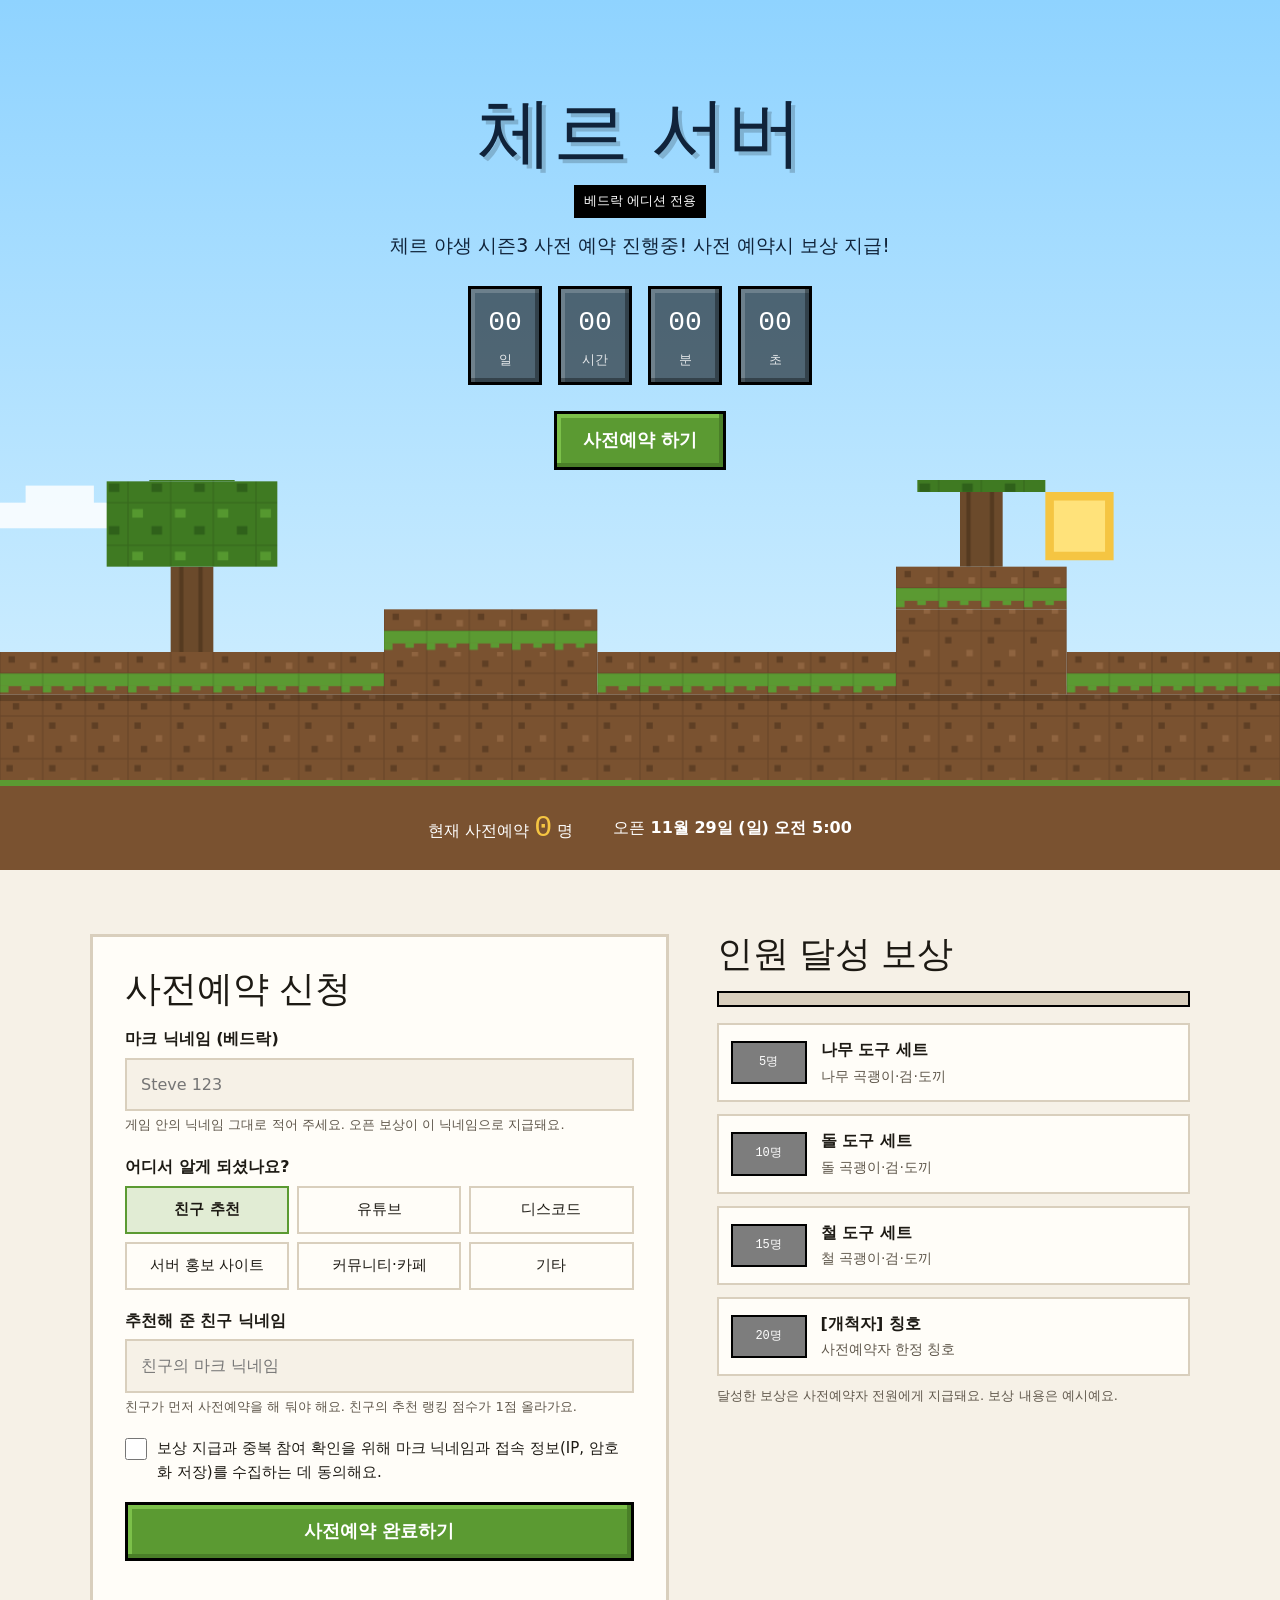
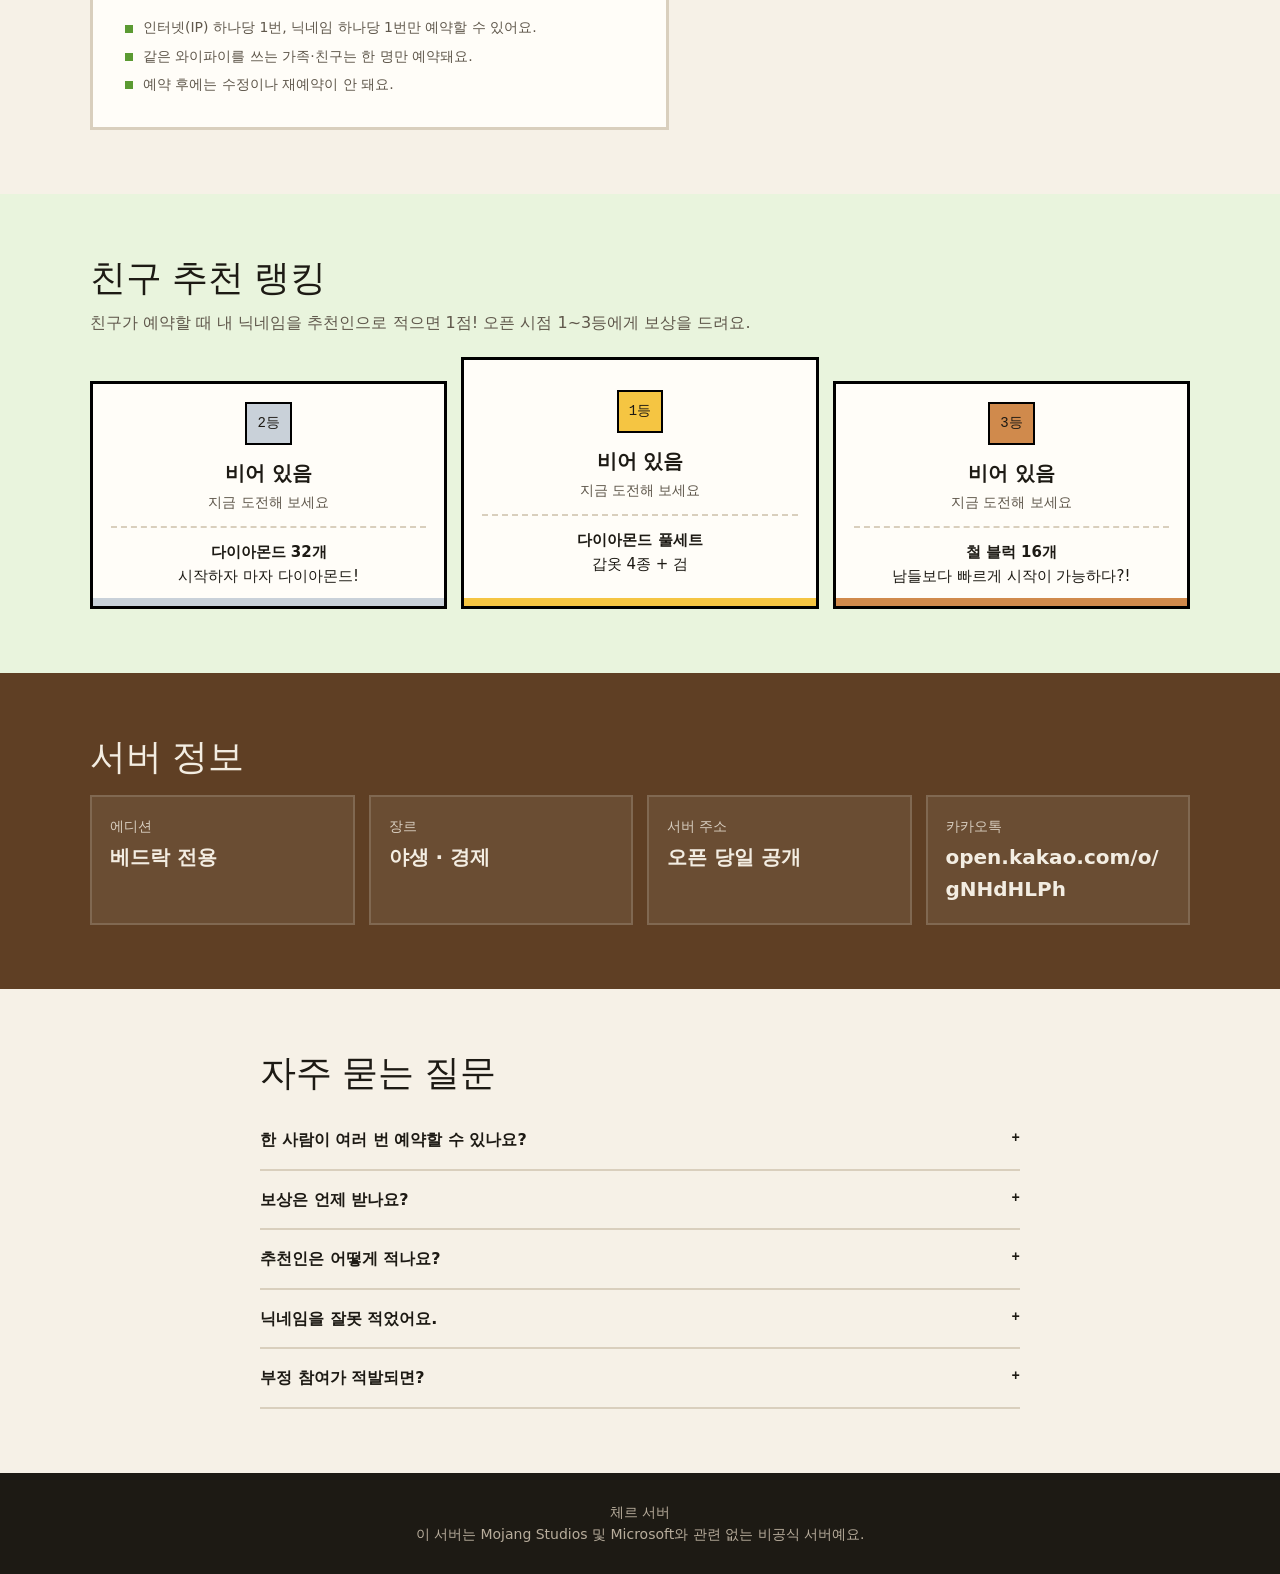
<file: index.html>
<!DOCTYPE html>
<html lang="ko">
<head>
<meta charset="utf-8">
<meta name="viewport" content="width=device-width, initial-scale=1">
<meta http-equiv="Content-Security-Policy" content="default-src 'none'; script-src 'self'; style-src 'self' 'unsafe-inline' https://fonts.googleapis.com; font-src https://fonts.gstatic.com; img-src data:; connect-src https://*.supabase.co; base-uri 'none'; form-action 'none'">
<meta name="referrer" content="no-referrer">
<title>서버 사전예약</title>
<link rel="preconnect" href="https://fonts.googleapis.com">
<link rel="preconnect" href="https://fonts.gstatic.com" crossorigin>
<link href="https://fonts.googleapis.com/css2?family=Black+Han+Sans&family=Noto+Sans+KR:wght@400;500;700&family=Press+Start+2P&display=swap" rel="stylesheet">
<link rel="stylesheet" href="css/style.css">
</head>
<body>
<div class="demo" id="demo" hidden>데모 모드: Supabase 키를 넣기 전이라 예약이 저장되지 않아요. 예약자 수와 랭킹은 예시예요.</div>

<header class="hero">
  <div class="top">
    <h1 id="serverName">블록마을 서버</h1>
    <span class="badge">베드락 에디션 전용</span>
    <p class="lead" id="tagline"></p>
    <div class="count" aria-label="오픈까지 남은 시간">
      <div class="cell"><b id="cd-d">00</b><span>일</span></div>
      <div class="cell"><b id="cd-h">00</b><span>시간</span></div>
      <div class="cell"><b id="cd-m">00</b><span>분</span></div>
      <div class="cell"><b id="cd-s">00</b><span>초</span></div>
    </div>
    <a class="btn" href="#signup" id="heroCta">사전예약 하기</a>
  </div>
  <svg class="scene" viewBox="0 0 1200 300" preserveAspectRatio="xMidYMax slice" aria-hidden="true">
    <defs>
      <pattern id="grass" width="40" height="40" patternUnits="userSpaceOnUse">
        <rect width="40" height="40" fill="#7a5230"/><rect width="40" height="12" fill="#5b9a32"/>
        <rect y="12" width="8" height="6" fill="#5b9a32"/><rect x="20" y="12" width="8" height="4" fill="#5b9a32"/>
        <rect x="8" y="24" width="6" height="6" fill="#5f3f24"/><rect x="28" y="30" width="6" height="6" fill="#8f6440"/>
        <rect width="40" height="40" fill="none" stroke="#000" stroke-opacity=".15"/>
      </pattern>
      <pattern id="dirt" width="40" height="40" patternUnits="userSpaceOnUse">
        <rect width="40" height="40" fill="#7a5230"/><rect x="6" y="6" width="6" height="6" fill="#5f3f24"/>
        <rect x="26" y="18" width="6" height="6" fill="#8f6440"/><rect x="12" y="28" width="6" height="6" fill="#5f3f24"/>
        <rect width="40" height="40" fill="none" stroke="#000" stroke-opacity=".15"/>
      </pattern>
      <pattern id="leaf" width="40" height="40" patternUnits="userSpaceOnUse">
        <rect width="40" height="40" fill="#3f7a22"/><rect x="4" y="6" width="10" height="8" fill="#55982f"/>
        <rect x="22" y="22" width="10" height="8" fill="#2f611a"/><rect width="40" height="40" fill="none" stroke="#000" stroke-opacity=".15"/>
      </pattern>
      <pattern id="log" width="40" height="40" patternUnits="userSpaceOnUse">
        <rect width="40" height="40" fill="#6b4a2b"/><rect x="8" width="4" height="40" fill="#553a20"/><rect x="26" width="4" height="40" fill="#553a20"/>
      </pattern>
    </defs>
    <g class="cloud" fill="#fff" opacity=".85"><rect x="0" y="40" width="120" height="24"/><rect x="24" y="24" width="64" height="20"/></g>
    <rect x="980" y="30" width="64" height="64" fill="#f5c542"/><rect x="988" y="38" width="48" height="48" fill="#ffe27a"/>
    <rect x="0" y="220" width="1200" height="80" fill="url(#dirt)"/>
    <rect x="0" y="180" width="360" height="40" fill="url(#grass)"/>
    <rect x="360" y="140" width="200" height="40" fill="url(#grass)"/><rect x="360" y="180" width="200" height="40" fill="url(#dirt)"/>
    <rect x="560" y="180" width="280" height="40" fill="url(#grass)"/>
    <rect x="840" y="100" width="160" height="40" fill="url(#grass)"/><rect x="840" y="140" width="160" height="80" fill="url(#dirt)"/>
    <rect x="1000" y="180" width="200" height="40" fill="url(#grass)"/>
    <rect x="160" y="100" width="40" height="80" fill="url(#log)"/>
    <rect x="100" y="20" width="160" height="80" fill="url(#leaf)"/><rect x="140" y="0" width="80" height="20" fill="url(#leaf)"/>
    <rect x="900" y="20" width="40" height="80" fill="url(#log)"/>
    <rect x="860" y="-20" width="120" height="50" fill="url(#leaf)"/>
    <rect x="0" y="220" width="1200" height="6" fill="#000" opacity=".2"/>
  </svg>
</header>

<div class="strip"><div class="wrap">
  <div>현재 사전예약 <span class="num" id="total">0</span> 명</div>
  <div>오픈 <strong id="openText">-</strong></div>
</div></div>

<main>
  <section class="band" id="signup"><div class="wrap grid">
    <div class="box" id="box"><p>불러오는 중…</p></div>
    <div>
      <h2>인원 달성 보상</h2>
      <div class="bar" aria-hidden="true"><i id="barFill" style="width:0%"></i></div>
      <ul class="rewards" id="rewards"></ul>
      <p class="sample">달성한 보상은 사전예약자 전원에게 지급돼요. 보상 내용은 예시예요.</p>
    </div>
  </div></section>

  <section class="band rank" id="ranking"><div class="wrap">
    <h2>친구 추천 랭킹</h2>
    <p style="margin:-6px 0 22px;color:var(--mute)">친구가 예약할 때 내 닉네임을 추천인으로 적으면 1점! 오픈 시점 1~3등에게 보상을 드려요.</p>
    <div class="podium" id="podium"></div>
    <ol class="rlist" id="rlist" hidden></ol>
  </div></section>

  <section class="band info"><div class="wrap">
    <h2>서버 정보</h2>
    <dl class="cards" id="infoCards"></dl>
  </div></section>

  <section class="band"><div class="wrap" style="max-width:760px">
    <h2>자주 묻는 질문</h2>
    <div id="faq"></div>
  </div></section>
</main>

<footer>
  <div id="footName"></div>
  <div>이 서버는 Mojang Studios 및 Microsoft와 관련 없는 비공식 서버예요.</div>
</footer>


<script src="config.js"></script>
<script src="js/main.js"></script>
</body>
</html>
</file>
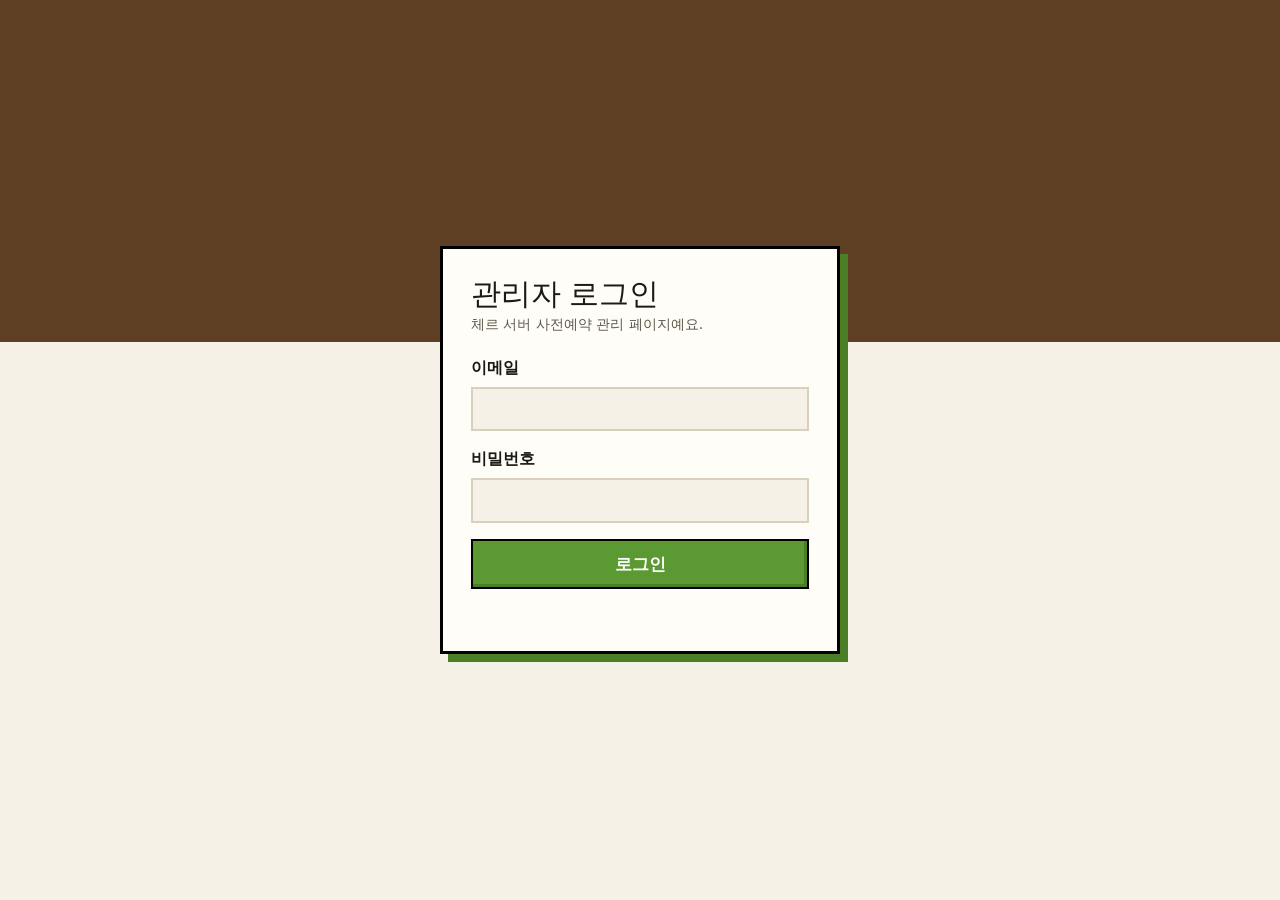
<file: admin/index.html>
<!DOCTYPE html>
<html lang="ko">
<head>
<meta charset="utf-8">
<meta name="viewport" content="width=device-width, initial-scale=1">
<meta http-equiv="Content-Security-Policy" content="default-src 'none'; script-src 'self'; style-src 'self' 'unsafe-inline' https://fonts.googleapis.com; font-src https://fonts.gstatic.com; img-src data:; connect-src https://*.supabase.co; base-uri 'none'; form-action 'none'">
<meta name="referrer" content="no-referrer">
<meta name="robots" content="noindex, nofollow">
<title>사전예약 관리자</title>
<link rel="preconnect" href="https://fonts.googleapis.com">
<link rel="preconnect" href="https://fonts.gstatic.com" crossorigin>
<link href="https://fonts.googleapis.com/css2?family=Black+Han+Sans&family=Noto+Sans+KR:wght@400;500;700&display=swap" rel="stylesheet">
<link rel="stylesheet" href="../css/admin.css">
</head>
<body>
<div class="demo" id="demo" hidden>데모 모드: Supabase 키를 넣기 전이라 아무 이메일·비밀번호로 들어가지고, 예시 데이터가 보여요.</div>

<!-- 로그인 -->
<div class="login" id="loginView" hidden>
  <form id="loginForm" novalidate>
    <h1>관리자 로그인</h1>
    <p id="loginSub">사전예약 관리 페이지예요.</p>
    <div class="f"><label for="email">이메일</label><input type="email" id="email" autocomplete="username" required></div>
    <div class="f"><label for="pw">비밀번호</label><input type="password" id="pw" autocomplete="current-password" required></div>
    <button class="btn" type="submit" id="loginBtn">로그인</button>
    <div class="msg err" id="loginMsg" role="status"></div>
  </form>
</div>

<!-- 대시보드 -->
<div id="appView" hidden>
  <header class="top"><div class="wrap">
    <div><h1 id="title">사전예약 관리자</h1><small id="loadedAt"></small></div>
    <div class="acts">
      <button class="btn ghost" type="button" id="reloadBtn">새로고침</button>
      <button class="btn ghost" type="button" id="csvBtn">CSV 내보내기</button>
      <button class="btn ghost" type="button" id="logoutBtn">로그아웃</button>
    </div>
  </div></header>

  <main>
    <section class="band"><div class="wrap">
      <div class="kpis" id="kpis"></div>
      <div class="switch">
        <div>사전예약 받기: <span class="st" id="openState">-</span></div>
        <button class="btn" type="button" id="toggleBtn">-</button>
      </div>
      <div class="msg" id="topMsg" role="status" aria-live="polite"></div>
    </div></section>

    <section class="band" style="padding-top:0"><div class="wrap two">
      <div class="panel"><h2>어디서 알고 왔나</h2><div id="sources"></div></div>
      <div class="panel"><h2>최근 14일 예약</h2><div class="days" id="days"></div></div>
    </div></section>

    <section class="band" style="padding-top:0"><div class="wrap">
      <div class="panel">
        <h2>추천 랭킹</h2>
        <p style="margin:-6px 0 10px;color:var(--mute);font-size:14px">보상은 '접속 확인된 추천' 기준으로 주는 걸 추천해요. 예약자 표에서 실제로 서버에 들어온 사람을 체크하세요.</p>
        <table class="stack"><thead><tr><th class="n">순위</th><th>닉네임</th><th class="n">전체 추천</th><th class="n">접속 확인된 추천</th></tr></thead><tbody id="rankBody"></tbody></table>
      </div>
    </div></section>

    <section class="band" style="padding-top:0"><div class="wrap">
      <div class="panel">
        <h2>예약자 <span id="listCount" style="color:var(--mute);font-size:16px"></span></h2>
        <div class="tools">
          <input class="q" type="search" id="q" placeholder="닉네임·추천인 검색" aria-label="검색">
          <select id="fSource" aria-label="경로 필터"></select>
          <select id="fVer" aria-label="접속 확인 필터">
            <option value="">접속 확인 전체</option><option value="y">확인됨</option><option value="n">확인 안 됨</option>
          </select>
        </div>
        <table class="stack"><thead><tr><th class="n">번호</th><th>닉네임</th><th>경로</th><th>추천인</th><th class="n">추천 수</th><th>예약 일시</th><th>접속 확인</th><th></th></tr></thead><tbody id="listBody"></tbody></table>
        <div class="empty" id="empty" hidden>조건에 맞는 예약자가 없어요.</div>
        <button class="btn ghost more" type="button" id="moreBtn" hidden>더 보기</button>
      </div>
    </div></section>
  </main>
</div>

<dialog id="editDlg">
  <form id="editForm" novalidate>
    <h2>닉네임 수정</h2>
    <label for="editNick">새 닉네임</label>
    <input type="text" id="editNick" maxlength="16" autocomplete="off" spellcheck="false">
    <p style="font-size:13px;color:var(--mute);margin:8px 0 0">이 사람을 추천인으로 적은 예약도 함께 바뀌어요.</p>
    <div class="msg err" id="editMsg"></div>
    <div class="row"><button class="btn ghost" type="button" data-close>취소</button><button class="btn" type="submit">저장</button></div>
  </form>
</dialog>

<dialog id="delDlg">
  <h2>예약 삭제</h2>
  <p id="delText"></p>
  <p style="font-size:13px;color:var(--mute)">이 사람을 추천인으로 적은 예약은 추천인만 비워져요. 되돌릴 수 없어요.</p>
  <div class="msg err" id="delMsg"></div>
  <div class="row"><button class="btn ghost" type="button" data-close>취소</button><button class="btn danger" type="button" id="delOk">삭제</button></div>
</dialog>

<script src="../config.js"></script>
<script src="../js/admin.js"></script>
</body>
</html>
</file>
<file: css/style.css>
/* VOICE: 친구들을 부르는 들뜬 공지, 하지만 깔끔하게
   IDEA: 블록으로 쌓은 언덕 위 오프닝 전광판
   PICTURE: 픽셀 블록 지형 + 나무 + 해 장면
   COLOUR and TYPE: 하늘색 · 잔디 초록 · 흙 갈색 · 금색 / Black Han Sans + Noto Sans KR + Press Start 2P
   LAYOUT: 장면·카운트다운 → 예약 + 달성 보상 → 추천 랭킹 → 정보 → FAQ */
:root{color-scheme:light dark;
--sky:light-dark(#8fd3ff,#0e1a2b);--sky2:light-dark(#d4f0ff,#1d2f4a);
--bg:light-dark(#f6f1e7,#15110d);--card:light-dark(#fffdf8,#221b14);
--ink:light-dark(#1d1a14,#f3ede2);--mute:light-dark(#5f574b,#b8ad9c);
--grass:#5b9a32;--grass2:#4a7f28;--dirt:#7a5230;--dirt2:#5f3f24;--stone:#7d7d7d;
--gold:#f5c542;--silver:#c9d1d9;--bronze:#d08a4c;--discord:#5865f2;
--line:light-dark(#d9cfbd,#3a2f24);--err:#d6453d;--ok:light-dark(#3f8f2b,#7cc04a)}
:root[data-theme=light]{color-scheme:light}:root[data-theme=dark]{color-scheme:dark}
*{box-sizing:border-box;min-width:0}
[hidden]{display:none!important}
body{margin:0;background:var(--bg);color:var(--ink);font:16px/1.6 "Noto Sans KR",system-ui,sans-serif;overflow-x:clip}
h1,h2,h3{font-family:"Black Han Sans","Noto Sans KR",sans-serif;font-weight:400;line-height:1.1;text-wrap:balance;margin:0}
h2{font-size:clamp(26px,4vw,36px);margin-bottom:18px}
.wrap{max-width:1100px;margin:0 auto}
.band{padding:clamp(36px,5vw,72px) max(5vw,16px)}
.demo{background:var(--gold);color:#1d1a14;text-align:center;font-size:14px;padding:8px 12px}
.px{font-family:"Press Start 2P",monospace}
:is(a,button,input,summary):focus-visible{outline:3px solid var(--gold);outline-offset:3px}

.hero{position:relative;background:linear-gradient(var(--sky),var(--sky2));overflow:hidden}
.hero .scene{position:absolute;inset:auto 0 0 0;height:min(46vw,300px);width:100%;display:block}
.hero .top{position:relative;padding:clamp(40px,7vw,90px) max(5vw,16px) calc(min(46vw,300px) + 10px);text-align:center;color:light-dark(#10233a,#f3ede2)}
.hero h1{font-size:clamp(40px,8vw,76px);text-shadow:4px 4px 0 rgba(0,0,0,.18)}
.badge{display:inline-block;margin-top:12px;background:#000;color:#fff;font-size:13px;padding:6px 10px}
.hero p.lead{font-size:clamp(16px,2.2vw,19px);margin:12px auto 0;max-width:34em}
.count{display:flex;justify-content:center;gap:clamp(8px,2vw,16px);margin-top:26px;flex-wrap:wrap}
.cell{background:rgba(0,0,0,.55);color:#fff;border:3px solid #000;box-shadow:inset -4px -4px 0 rgba(0,0,0,.35),inset 4px 4px 0 rgba(255,255,255,.18);padding:12px 10px 10px;min-width:74px}
.cell b{display:block;font-size:clamp(18px,3.4vw,28px);font-family:"Press Start 2P",monospace;font-weight:400}
.cell span{font-size:13px;opacity:.85}
.btn{display:inline-flex;align-items:center;justify-content:center;gap:10px;font:inherit;font-weight:700;font-size:18px;min-height:54px;padding:12px 26px;cursor:pointer;text-decoration:none;color:#fff;background:var(--grass);border:3px solid #000;box-shadow:inset -4px -4px 0 var(--grass2),inset 4px 4px 0 #7cc04a}
.btn:hover{filter:brightness(1.08)}.btn:disabled{opacity:.6;cursor:wait}
.btn.dc{background:var(--discord);box-shadow:inset -4px -4px 0 #4049c4,inset 4px 4px 0 #7f89ff;width:100%}
.btn.full{width:100%}
.hero .btn{margin-top:26px}
.link{background:none;border:0;color:var(--mute);font:inherit;font-size:14px;text-decoration:underline;cursor:pointer;min-height:44px;padding:0 4px}

.strip{background:var(--dirt);color:#fff;border-top:6px solid var(--grass)}
.strip .wrap{display:flex;flex-wrap:wrap;gap:12px 40px;align-items:center;justify-content:center;padding:18px max(5vw,16px);text-align:center}
.strip .num{font-family:"Press Start 2P",monospace;font-size:clamp(20px,4vw,30px);color:var(--gold)}

.grid{display:grid;grid-template-columns:minmax(0,1.1fr) minmax(0,.9fr);gap:clamp(24px,4vw,48px);align-items:start}
@media(max-width:820px){.grid{grid-template-columns:minmax(0,1fr)}}
.box{background:var(--card);border:3px solid var(--line);padding:clamp(20px,3vw,32px)}
.who{display:flex;flex-wrap:wrap;align-items:center;justify-content:space-between;gap:4px 12px;font-size:14px;color:var(--mute);margin:-6px 0 16px}
label,.lab{display:block;font-weight:700;margin:0 0 6px}
.field{margin-bottom:18px}
.hint{font-size:13px;color:var(--mute);margin-top:4px}
input[type=text]{width:100%;font:inherit;font-size:16px;padding:12px 14px;min-height:48px;background:var(--bg);color:var(--ink);border:2px solid var(--line);border-radius:0}
.src{display:grid;grid-template-columns:repeat(3,minmax(0,1fr));gap:8px}
@media(max-width:480px){.src{grid-template-columns:repeat(2,minmax(0,1fr))}}
.src input{position:absolute;opacity:0;pointer-events:none}
.src label{margin:0;text-align:center;padding:10px 6px;min-height:48px;display:flex;align-items:center;justify-content:center;border:2px solid var(--line);cursor:pointer;font-weight:500;font-size:15px;line-height:1.3}
.src input:checked+label{border-color:var(--grass);background:color-mix(in srgb,var(--grass) 18%,transparent);font-weight:700}
.src input:focus-visible+label{outline:3px solid var(--gold);outline-offset:2px}
.check{display:flex;gap:10px;align-items:flex-start;font-weight:400;font-size:15px;cursor:pointer}
.check input{width:22px;height:22px;margin:2px 0 0;flex:none;accent-color:var(--grass)}
.msg{margin-top:14px;font-weight:500;min-height:1.6em}
.msg.err{color:var(--err)}
.rules{margin:16px 0 0;padding:0;list-style:none;font-size:14px;color:var(--mute)}
.rules li{padding-left:18px;position:relative;margin-top:6px}
.rules li::before{content:"";position:absolute;left:0;top:.6em;width:8px;height:8px;background:var(--grass)}
.done{text-align:center}
.done .px{font-size:14px;color:var(--ok);display:block;margin-bottom:12px}
.done h3{font-size:28px;margin-bottom:8px}
.mine{display:flex;justify-content:center;gap:10px;flex-wrap:wrap;margin:18px 0 6px}
.mine div{border:2px solid var(--line);padding:10px 16px;min-width:130px}
.mine small{display:block;color:var(--mute);font-size:13px}
.mine b{font-size:22px}
.ticket{background:var(--card);border:3px solid #000;box-shadow:8px 8px 0 var(--grass2)}
.ticket .head{background:var(--grass);color:#fff;padding:16px 20px;display:flex;justify-content:space-between;align-items:center;gap:10px;flex-wrap:wrap}
.ticket .head .px{font-size:12px}
.ticket .head b{font-family:"Press Start 2P",monospace;font-weight:400;font-size:clamp(16px,3vw,20px);color:var(--gold);white-space:nowrap}
.ticket .body{padding:20px}
.ticket h3{font-size:clamp(26px,4vw,34px);margin-bottom:4px;overflow-wrap:anywhere}
.ticket .sub{color:var(--mute);font-size:14px;margin:0}
.tk{display:grid;grid-template-columns:repeat(auto-fit,minmax(min(100%,130px),1fr));gap:10px;margin:18px 0 0;padding:16px 0 0;border-top:3px dashed var(--line)}
.tk div{border:2px solid var(--line);padding:10px 12px}
.tk dt{color:var(--mute);font-size:13px}.tk dd{margin:2px 0 0;font-weight:700;font-size:19px;overflow-wrap:anywhere}
.share{margin-top:18px;padding:14px;background:color-mix(in srgb,var(--gold) 20%,transparent);border:2px solid var(--gold)}
.share p{margin:0 0 4px}
.copy{font:inherit;font-size:15px;min-height:44px;padding:8px 16px;background:var(--bg);color:var(--ink);border:2px solid var(--line);cursor:pointer;margin-top:8px}

.rewards{list-style:none;margin:0;padding:0;display:grid;gap:12px}
.rw{display:grid;grid-template-columns:76px minmax(0,1fr);gap:14px;align-items:center;padding:12px;border:2px solid var(--line);background:var(--card)}
.rw .goal{font-family:"Press Start 2P",monospace;font-size:12px;text-align:center;padding:10px 2px;background:var(--stone);color:#fff;border:2px solid #000;white-space:nowrap}
.rw.on .goal{background:var(--gold);color:#1d1a14}
.rw strong{display:block}.rw small{color:var(--mute);font-size:14px}
.bar{height:16px;background:var(--line);border:2px solid #000;margin:0 0 16px;position:relative}
.bar i{position:absolute;inset:0 auto 0 0;background:repeating-linear-gradient(90deg,var(--grass) 0 14px,var(--grass2) 14px 16px);transition:width .8s}
.sample{font-size:13px;color:var(--mute);margin-top:10px}

.rank{background:light-dark(#e9f4dd,#18230f)}
.podium{display:grid;grid-template-columns:repeat(3,minmax(0,1fr));gap:14px;align-items:end}
@media(max-width:640px){.podium{grid-template-columns:minmax(0,1fr)}.podium .p1{order:-1}}
.pd{background:var(--card);border:3px solid #000;padding:18px;text-align:center;box-shadow:inset 0 -8px 0 var(--c)}
.pd.p1{--c:var(--gold);padding-block:30px}.pd.p2{--c:var(--silver)}.pd.p3{--c:var(--bronze)}
.pd .place{display:inline-block;font-family:"Press Start 2P",monospace;font-size:14px;background:var(--c);color:#1d1a14;padding:8px 10px;border:2px solid #000}
.pd .nm{display:block;font-weight:700;font-size:20px;margin-top:12px;overflow-wrap:anywhere}
.pd .ct{color:var(--mute);font-size:14px}
.pd .prize{margin-top:12px;padding-top:12px;border-top:2px dashed var(--line);font-size:15px}
.pd .prize b{display:block}
.rlist{list-style:none;margin:18px 0 0;padding:0;background:var(--card);border:2px solid var(--line)}
.rlist li{display:flex;justify-content:space-between;gap:12px;padding:10px 16px;border-top:1px solid var(--line)}
.rlist li:first-child{border-top:0}
.rlist .n{font-variant-numeric:tabular-nums;color:var(--mute);width:2.5em;flex:none}
.rlist .who2{flex:1;overflow-wrap:anywhere}
.rlist .c{white-space:nowrap;font-variant-numeric:tabular-nums}

.info{background:var(--dirt2);color:#f3ede2}
.cards{display:grid;grid-template-columns:repeat(auto-fit,minmax(min(100%,220px),1fr));gap:14px;margin:0}
.card{background:rgba(255,255,255,.07);border:2px solid rgba(255,255,255,.15);padding:18px}
.card dt{font-size:14px;opacity:.8}.card dd{margin:4px 0 0;font-size:20px;font-weight:700;overflow-wrap:anywhere}
details{border-bottom:2px solid var(--line);padding:4px 0}
summary{cursor:pointer;font-weight:700;padding:12px 0;min-height:44px;list-style:none;display:flex;justify-content:space-between;gap:12px}
summary::-webkit-details-marker{display:none}
summary::after{content:"+";font-family:"Press Start 2P",monospace;font-size:14px}
details[open] summary::after{content:"-"}
details p{margin:0 0 14px;color:var(--mute)}
footer{background:#1d1a14;color:#b8ad9c;font-size:14px;text-align:center;padding:28px 16px}
@media(prefers-reduced-motion:no-preference){.cloud{animation:drift 60s linear infinite}@keyframes drift{from{transform:translateX(-200px)}to{transform:translateX(1400px)}}}
</file>
<file: css/admin.css>
/* VOICE: 조용하고 빠른 운영 도구
   IDEA: 서버 운영 콘솔 — 흙색 상단 바, 블록 같은 숫자 타일
   PICTURE: 예약자 표가 주인공, 위에 핵심 숫자와 작은 막대 그래프
   COLOUR and TYPE: 메인 페이지와 같은 잔디·흙·금색 / Black Han Sans 제목 + Noto Sans KR
   LAYOUT: 상단 바 → 숫자 타일 → 마감 스위치 → 경로·일별 → 랭킹 → 예약자 표 */
:root{color-scheme:light dark;
--bg:light-dark(#f6f1e7,#15110d);--card:light-dark(#fffdf8,#221b14);--ink:light-dark(#1d1a14,#f3ede2);
--mute:light-dark(#5f574b,#b8ad9c);--line:light-dark(#d9cfbd,#3a2f24);
--grass:#5b9a32;--grass2:#4a7f28;--dirt:#5f3f24;--gold:#f5c542;--err:#d6453d;--ok:light-dark(#3f8f2b,#7cc04a)}
:root[data-theme=light]{color-scheme:light}:root[data-theme=dark]{color-scheme:dark}
*{box-sizing:border-box;min-width:0}
[hidden]{display:none!important}
body{margin:0;background:var(--bg);color:var(--ink);font:16px/1.55 "Noto Sans KR",system-ui,sans-serif;overflow-x:clip}
h1,h2{font-family:"Black Han Sans","Noto Sans KR",sans-serif;font-weight:400;line-height:1.1;margin:0}
h2{font-size:22px;margin-bottom:14px}
.band{padding:24px max(4vw,16px)}
.wrap{max-width:1240px;margin:0 auto}
:is(a,button,input,select):focus-visible{outline:3px solid var(--gold);outline-offset:2px}
.demo{background:var(--gold);color:#1d1a14;text-align:center;font-size:14px;padding:8px 12px}
.btn{font:inherit;font-weight:700;font-size:15px;min-height:44px;padding:8px 16px;cursor:pointer;border:2px solid #000;background:var(--grass);color:#fff;box-shadow:inset -3px -3px 0 var(--grass2)}
.btn.ghost{background:var(--card);color:var(--ink);border-color:var(--line);box-shadow:none}
.btn.danger{background:var(--err);box-shadow:inset -3px -3px 0 #a8322b}
.btn:disabled{opacity:.6;cursor:wait}
input[type=text],input[type=email],input[type=password],input[type=search],select{font:inherit;font-size:16px;min-height:44px;padding:8px 12px;background:var(--bg);color:var(--ink);border:2px solid var(--line);border-radius:0;width:100%}
label{display:block;font-weight:700;margin-bottom:6px}
.msg{min-height:1.5em;margin-top:10px;font-weight:500}.msg.err{color:var(--err)}

/* 로그인 */
.login{min-height:100vh;display:grid;place-items:center;padding:24px 16px;background:linear-gradient(var(--dirt) 0 38%,var(--bg) 38%)}
.login form{width:min(100%,400px);background:var(--card);border:3px solid #000;box-shadow:8px 8px 0 var(--grass2);padding:28px}
.login h1{font-size:30px;margin-bottom:4px}
.login p{color:var(--mute);margin:0 0 20px;font-size:14px}
.login .f{margin-bottom:16px}
.login .btn{width:100%;font-size:17px;min-height:50px}

/* 상단 바 */
.top{background:var(--dirt);color:#f3ede2;border-bottom:6px solid var(--grass)}
.top .wrap{display:flex;flex-wrap:wrap;gap:12px;align-items:center;justify-content:space-between;padding:14px max(4vw,16px)}
.top h1{font-size:24px}.top small{display:block;opacity:.75;font-size:13px}
.top .acts{display:flex;flex-wrap:wrap;gap:8px}
.top .btn.ghost{background:transparent;color:#f3ede2;border-color:rgba(255,255,255,.3)}

/* 숫자 타일 */
.kpis{display:grid;grid-template-columns:repeat(4,minmax(0,1fr));gap:12px}
@media(max-width:800px){.kpis{grid-template-columns:repeat(2,minmax(0,1fr))}}
.kpi{background:var(--card);border:2px solid var(--line);padding:14px 16px}
.kpi small{color:var(--mute);font-size:14px}
.kpi b{display:block;font-size:clamp(26px,4vw,36px);font-variant-numeric:tabular-nums;line-height:1.2}
.kpi span{font-size:13px;color:var(--mute)}

.switch{display:flex;flex-wrap:wrap;gap:12px;align-items:center;justify-content:space-between;background:var(--card);border:2px solid var(--line);padding:14px 16px;margin-top:12px}
.switch .st{font-weight:700}.switch .st.on{color:var(--ok)}.switch .st.off{color:var(--err)}

.two{display:grid;grid-template-columns:minmax(0,1fr) minmax(0,1fr);gap:16px}
@media(max-width:860px){.two{grid-template-columns:minmax(0,1fr)}}
.panel{background:var(--card);border:2px solid var(--line);padding:18px}
.hrow{display:grid;grid-template-columns:8em minmax(0,1fr) 3.5em;gap:10px;align-items:center;margin-top:8px;font-size:14px}
.hrow .tr{height:18px;background:color-mix(in srgb,var(--line) 60%,transparent)}
.hrow .tr i{display:block;height:100%;background:var(--grass)}
.hrow .v{text-align:right;font-variant-numeric:tabular-nums;white-space:nowrap}
.days{display:grid;grid-template-columns:repeat(14,minmax(0,1fr));gap:4px;align-items:end;height:150px;margin-top:8px}
.days .d{display:flex;flex-direction:column;justify-content:flex-end;height:100%;text-align:center;font-size:11px;color:var(--mute)}
.days .d i{display:block;background:var(--grass);min-height:2px}
.days .d b{font-size:11px;color:var(--ink);font-weight:500}
.days .d span{white-space:nowrap;margin-top:3px}
@media(max-width:520px){.days .d span{font-size:9px}}

table{width:100%;border-collapse:collapse;font-size:15px}
th,td{text-align:left;padding:10px 8px;border-bottom:1px solid var(--line);vertical-align:middle}
th{font-size:13px;color:var(--mute);font-weight:500;white-space:nowrap}
td.n,th.n{text-align:right;font-variant-numeric:tabular-nums;white-space:nowrap}
td.t{white-space:nowrap;font-variant-numeric:tabular-nums}
.tag{display:inline-block;font-size:13px;padding:2px 8px;border:1px solid var(--line);white-space:nowrap}
.chk{width:22px;height:22px;accent-color:var(--grass);cursor:pointer}
.rowacts{display:flex;gap:6px;justify-content:flex-end}
.rowacts .btn{min-height:36px;padding:4px 10px;font-size:14px}

.tools{display:grid;grid-template-columns:minmax(0,2fr) minmax(0,1fr) minmax(0,1fr);gap:8px;margin-bottom:12px}
@media(max-width:700px){.tools{grid-template-columns:minmax(0,1fr) minmax(0,1fr)}.tools .q{grid-column:1/-1}}
.more{display:block;margin:14px auto 0}
.empty{padding:30px;text-align:center;color:var(--mute)}

dialog{border:3px solid #000;background:var(--card);color:var(--ink);padding:24px;width:min(92vw,420px)}
dialog::backdrop{background:rgba(0,0,0,.5)}
dialog h2{font-size:22px}
dialog .row{display:flex;gap:8px;justify-content:flex-end;margin-top:18px}

@media(max-width:700px){
  table{font-size:14px}
  .stack thead{display:none}
  .stack tr{display:grid;padding:10px 0;border-bottom:2px solid var(--line)}
  .stack td{display:flow-root;border:0;padding:3px 0;padding-inline-start:7.5em;text-align:start}
  .stack td::before{content:attr(data-l);float:inline-start;width:7em;margin-inline-start:-7.5em;color:var(--mute);font-size:13px}
  .stack td.n{text-align:start}
  .stack .rowacts{justify-content:flex-start}
}
</file>
